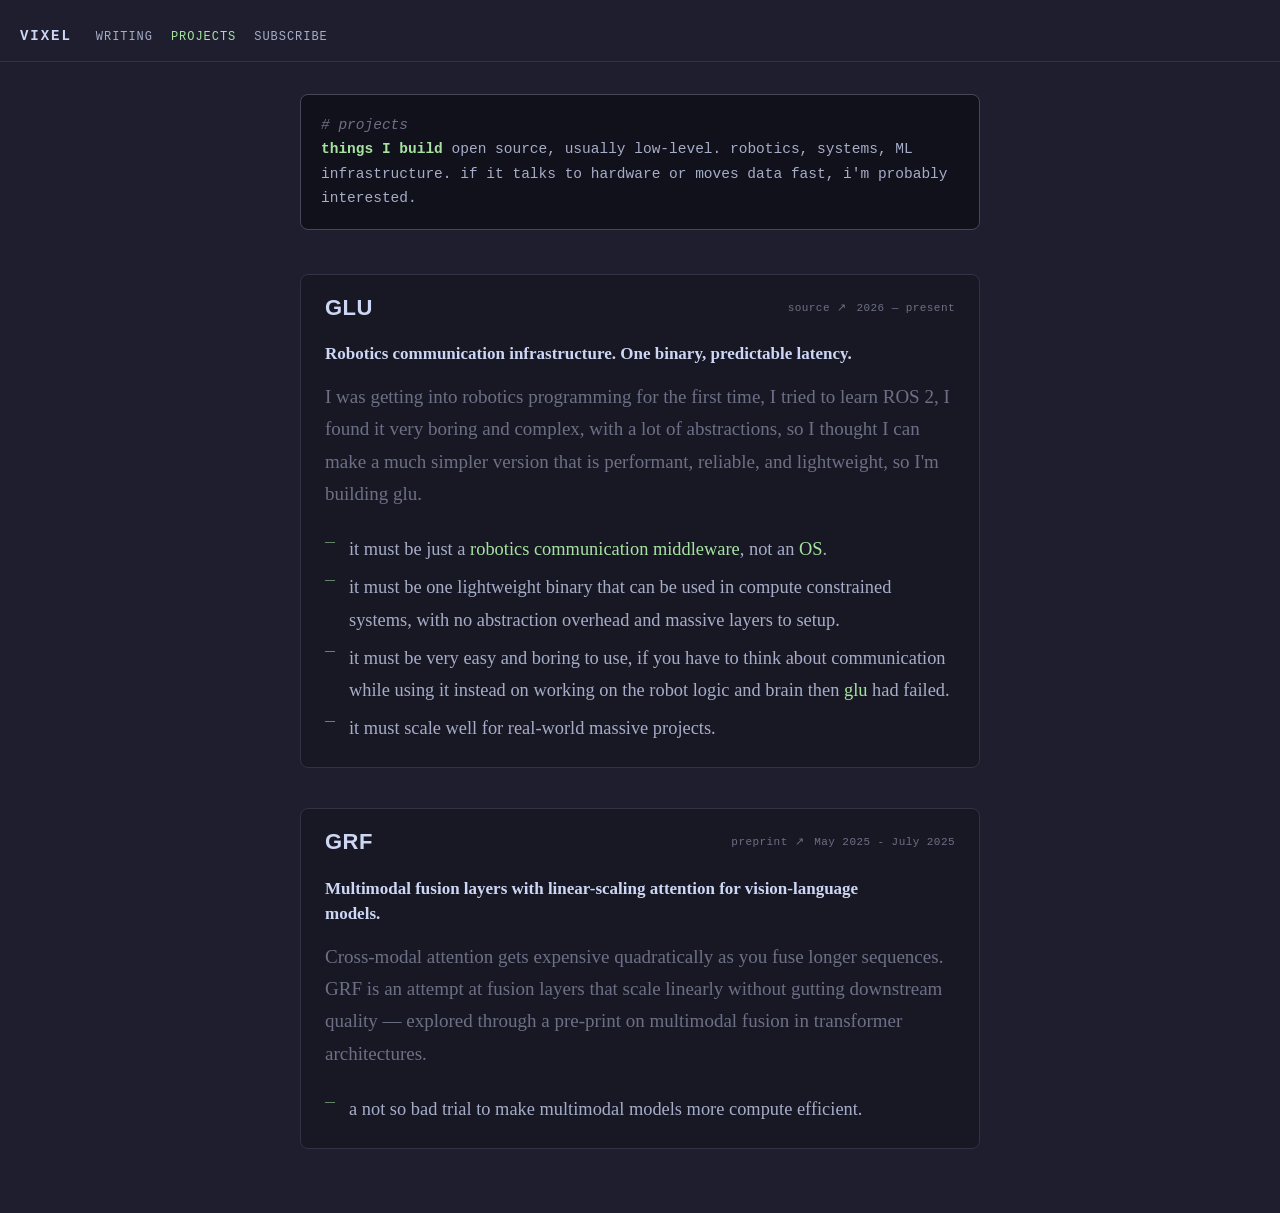
<file: site/projects.html>
<!doctype html>
<html lang="en">
  <head>
    <meta charset="utf-8" />
    <meta name="viewport" content="width=device-width, initial-scale=1" />
    <title>Projects &mdash; VIXEL</title>
    <meta name="description" content="things I build" />
    <link rel="stylesheet" href="site.css" />
    <link
      rel="alternate"
      type="application/atom+xml"
      title="Subscribe"
      href="feed.xml"
    />
    <link rel="icon" href="favicon.png" />
  </head>
  <body>
    <nav>
      <a href="index.html" class="nav-brand">VIXEL</a>
      <div class="nav-links">
        <a href="index.html">Writing</a>
        <a href="projects.html" class="active">Projects</a>
        <a href="feed.xml">Subscribe</a>
      </div>
    </nav>
    <main>
      <pre class="about">
<span class="about-cm"># projects</span>
<span class="about-label">things I build</span> open source, usually low-level. robotics, systems, ML infrastructure. if it talks to hardware or moves data fast, i'm probably interested.
</pre>

      <section class="project-list">
<article class="project-card">
<div class="project-header">
<h2 class="project-name"><a href="https://github.com/Vixel2006/glu">glu</a></h2>
<div class="project-header-right">
<a href="https://github.com/Vixel2006/glu" class="project-source">source &nearr;</a>
<span class="project-timeline">2026 — present</span>
</div>
</div>
<div class="project-body">
<p class="project-tagline">Robotics communication infrastructure. One binary, predictable latency.</p>
<p class="project-desc">I was getting into robotics programming for the first time, I tried to learn ROS 2, I found it very boring and complex, with a lot of abstractions, so I thought I can make a much simpler version that is performant, reliable, and lightweight, so I'm building glu.</p>
<ul class="project-features">
<li>it must be just a <strong>robotics communication middleware</strong>, not an <strong>OS</strong>.</li>
<li>it must be one lightweight binary that can be used in compute constrained systems, with no abstraction overhead and massive layers to setup.</li>
<li>it must be very easy and boring to use, if you have to think about communication while using it instead on working on the robot logic and brain then <strong>glu</strong> had failed.</li>
<li>it must scale well for real-world massive projects.</li>
</ul>
</div>
</article>
<article class="project-card">
<div class="project-header">
<h2 class="project-name"><a href="https://github.com/Vixel2006/GRF">grf</a></h2>
<div class="project-header-right">
<a href="https://github.com/Vixel2006/GRF" class="project-source">preprint &nearr;</a>
<span class="project-timeline">May 2025 - July 2025</span>
</div>
</div>
<div class="project-body">
<p class="project-tagline">Multimodal fusion layers with linear-scaling attention for vision-language models.</p>
<p class="project-desc">Cross-modal attention gets expensive quadratically as you fuse longer sequences. GRF is an attempt at fusion layers that scale linearly without gutting downstream quality — explored through a pre-print on multimodal fusion in transformer architectures.</p>
<ul class="project-features">
<li>a not so bad trial to make multimodal models more compute efficient.</li>
</ul>
</div>
</article>
</section>

    </main>
  </body>
</html>
</file>
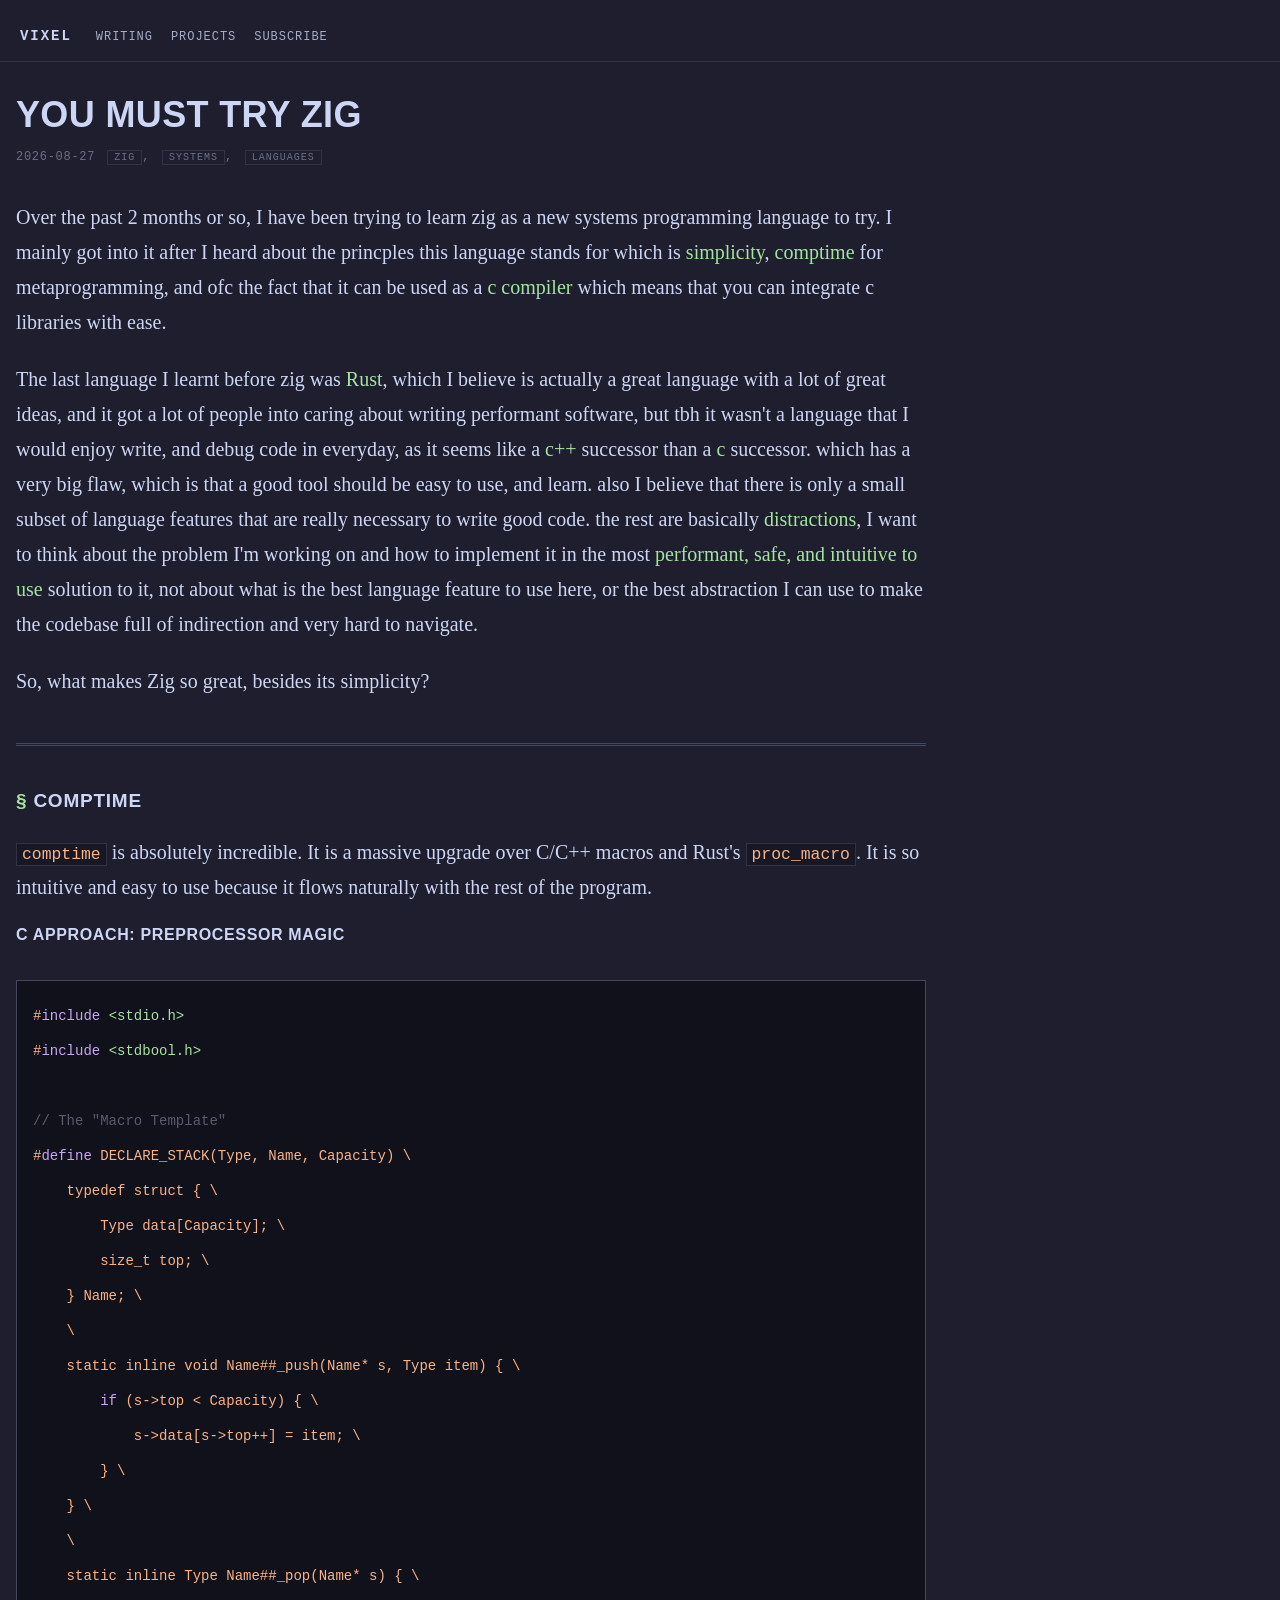
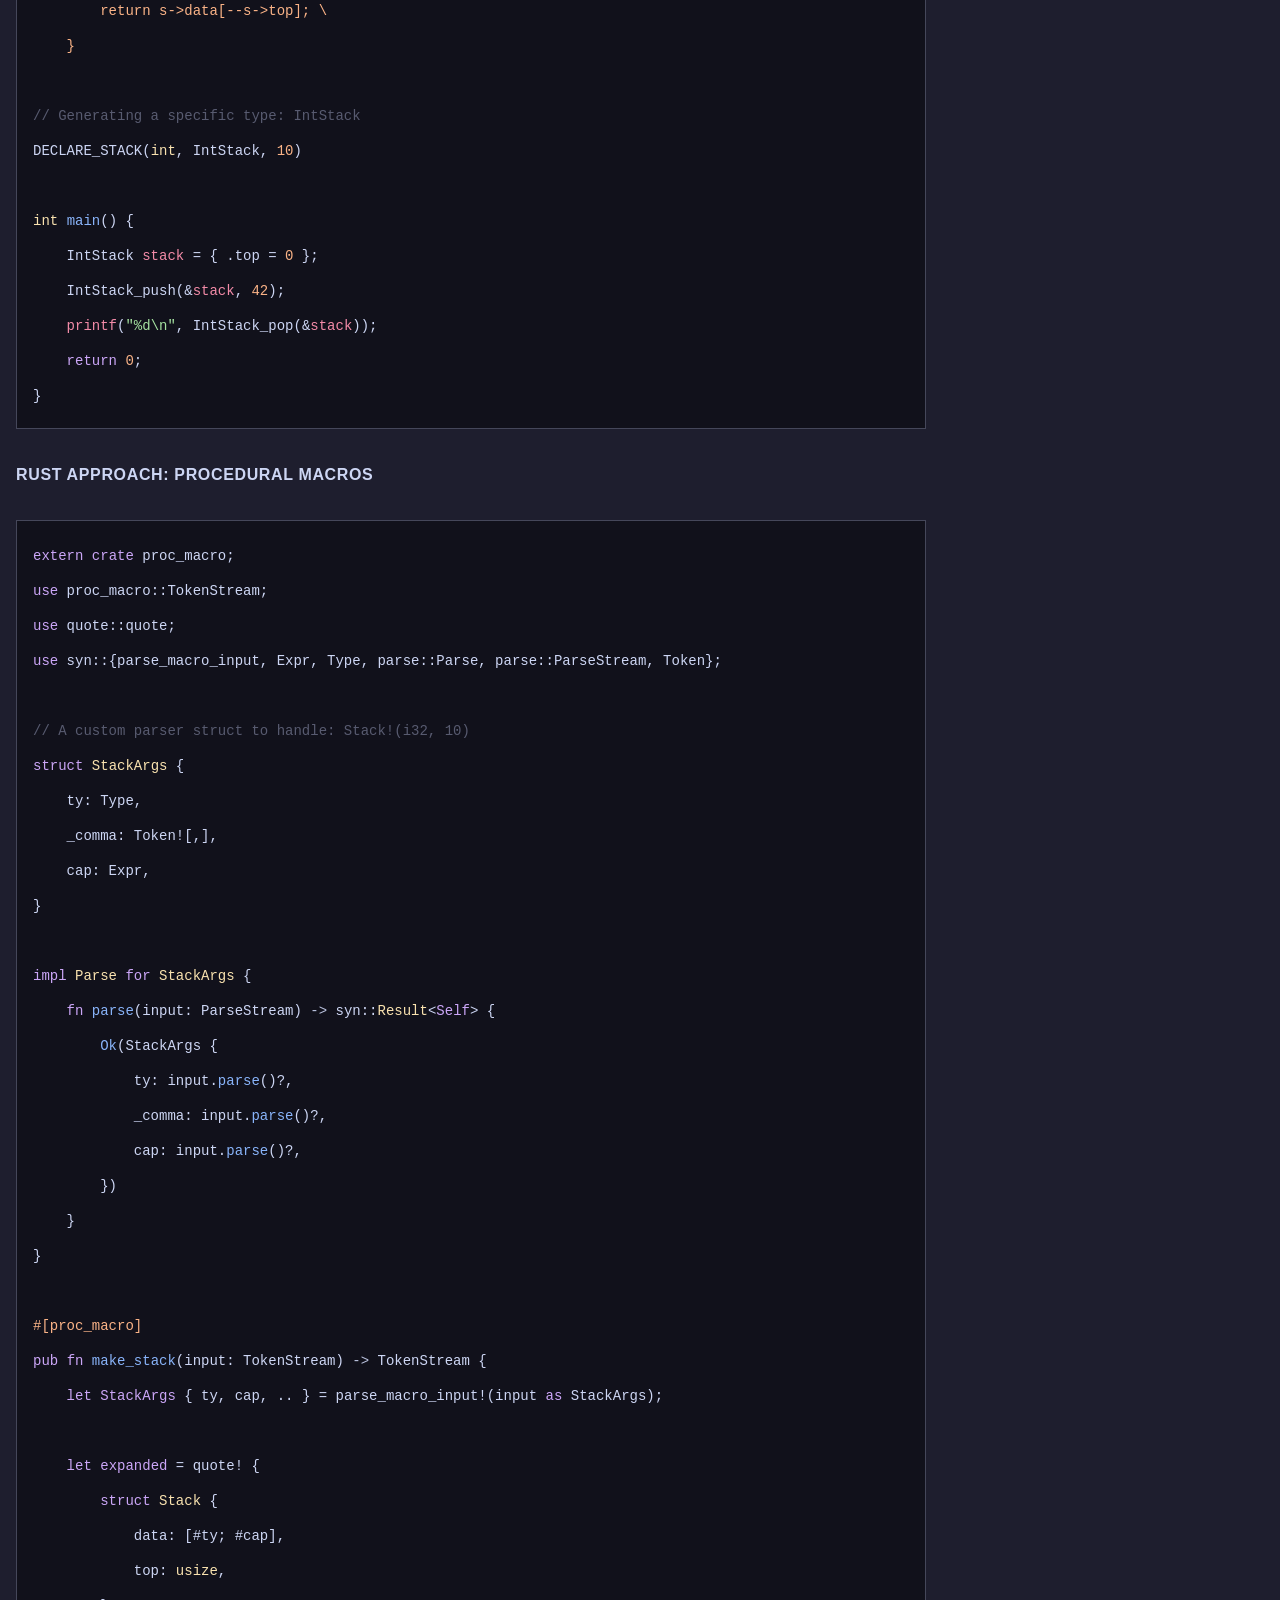
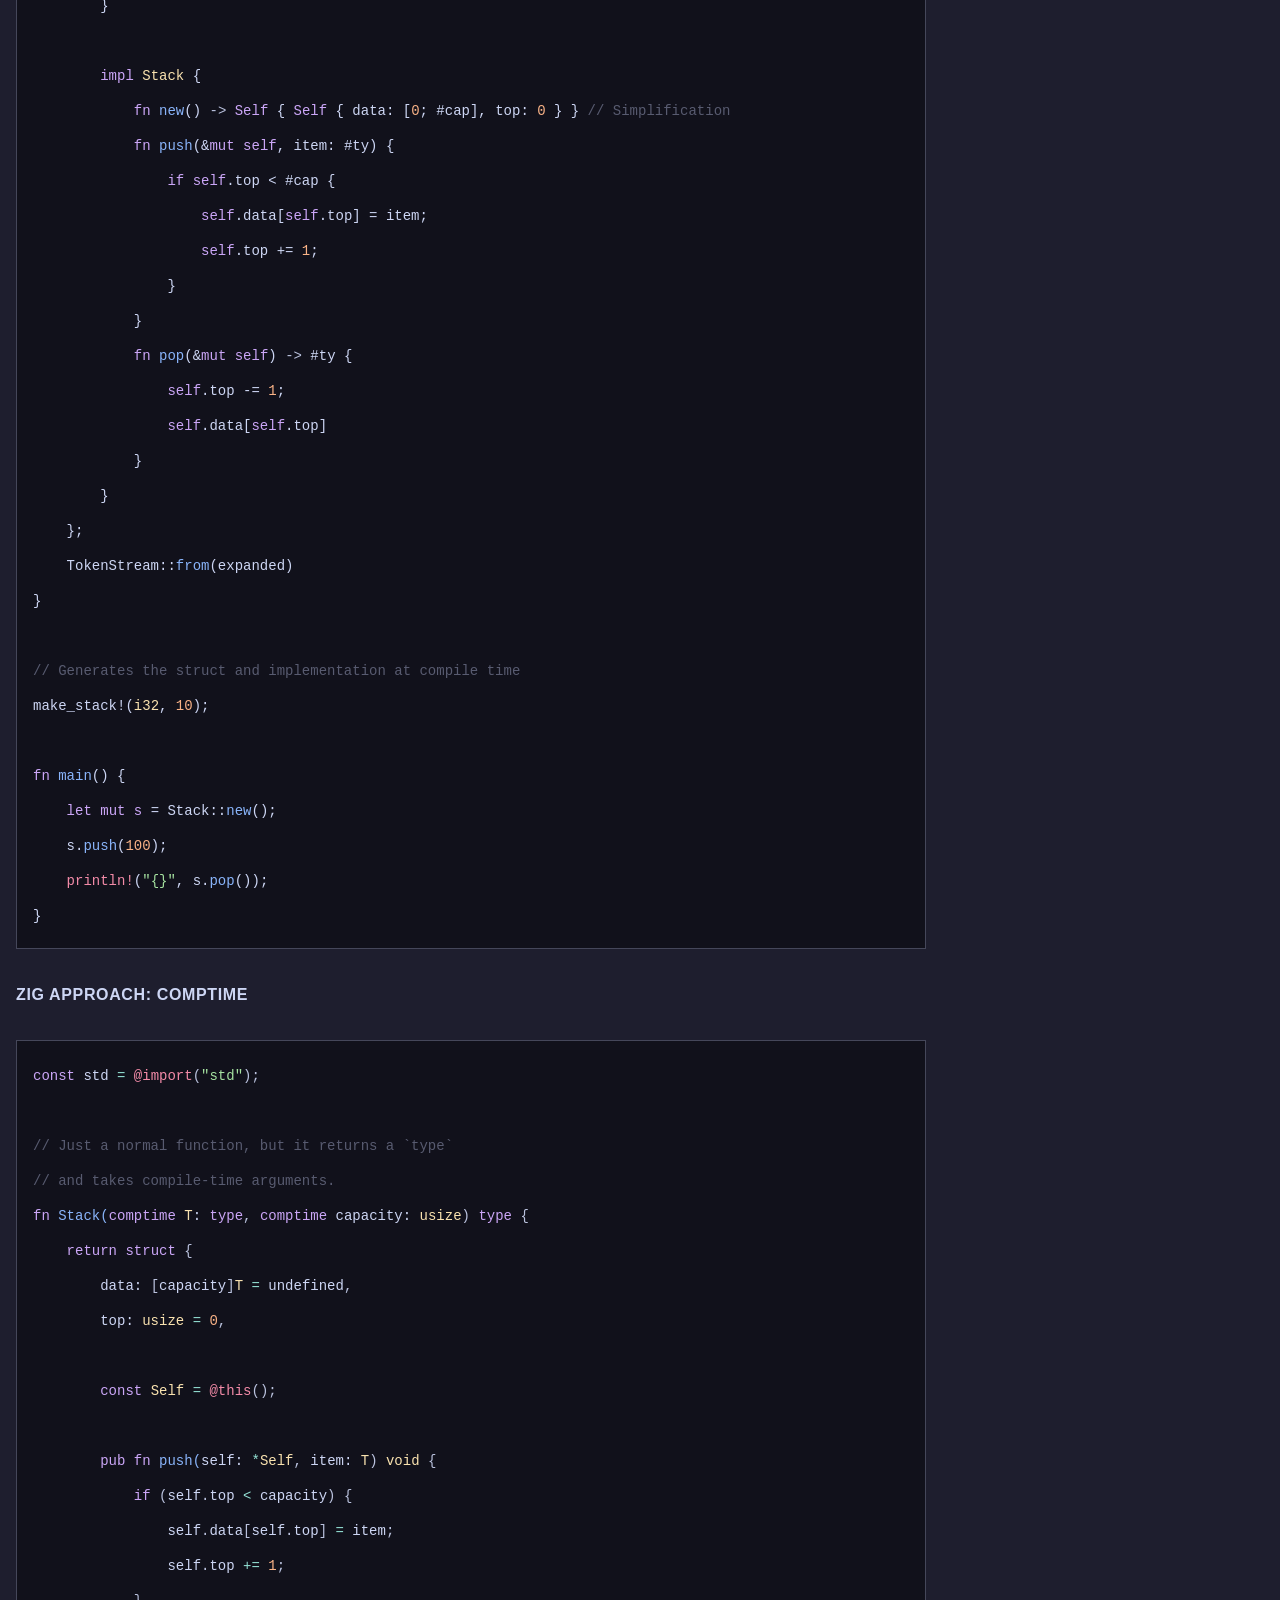
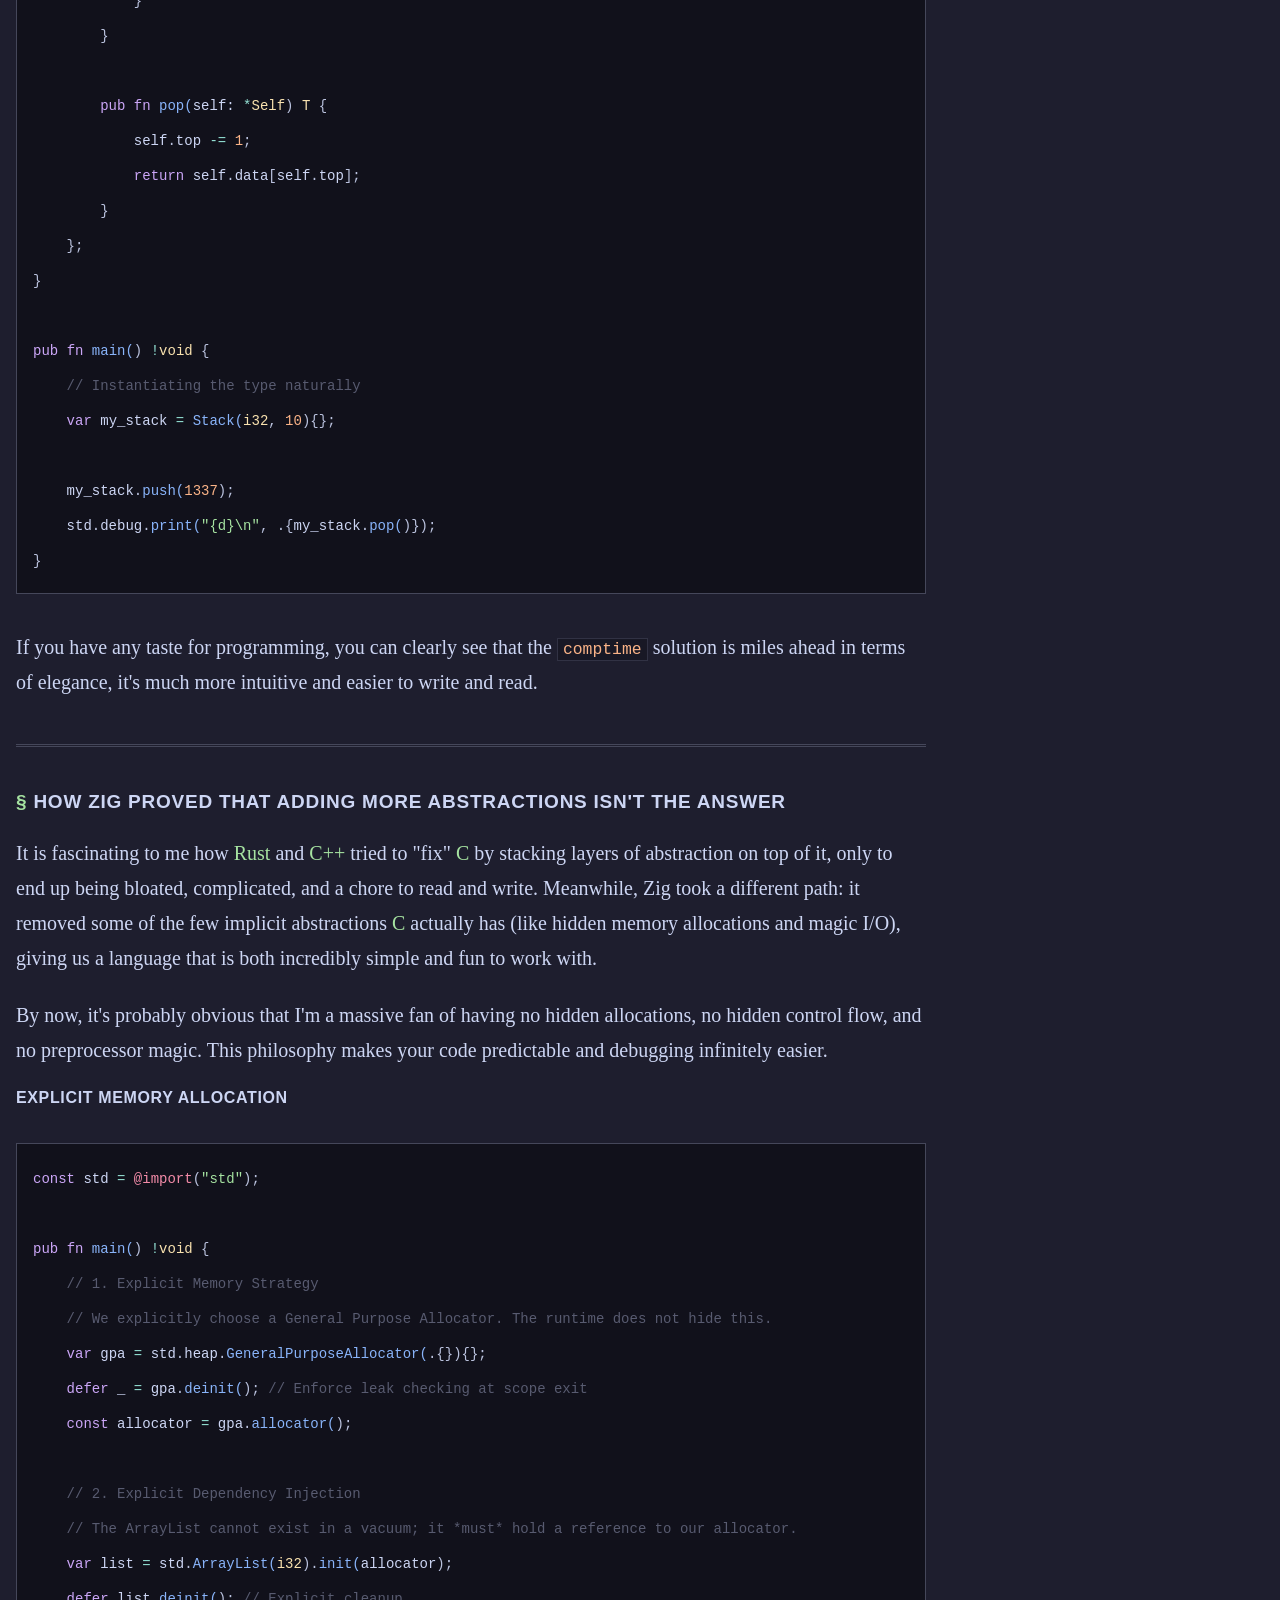
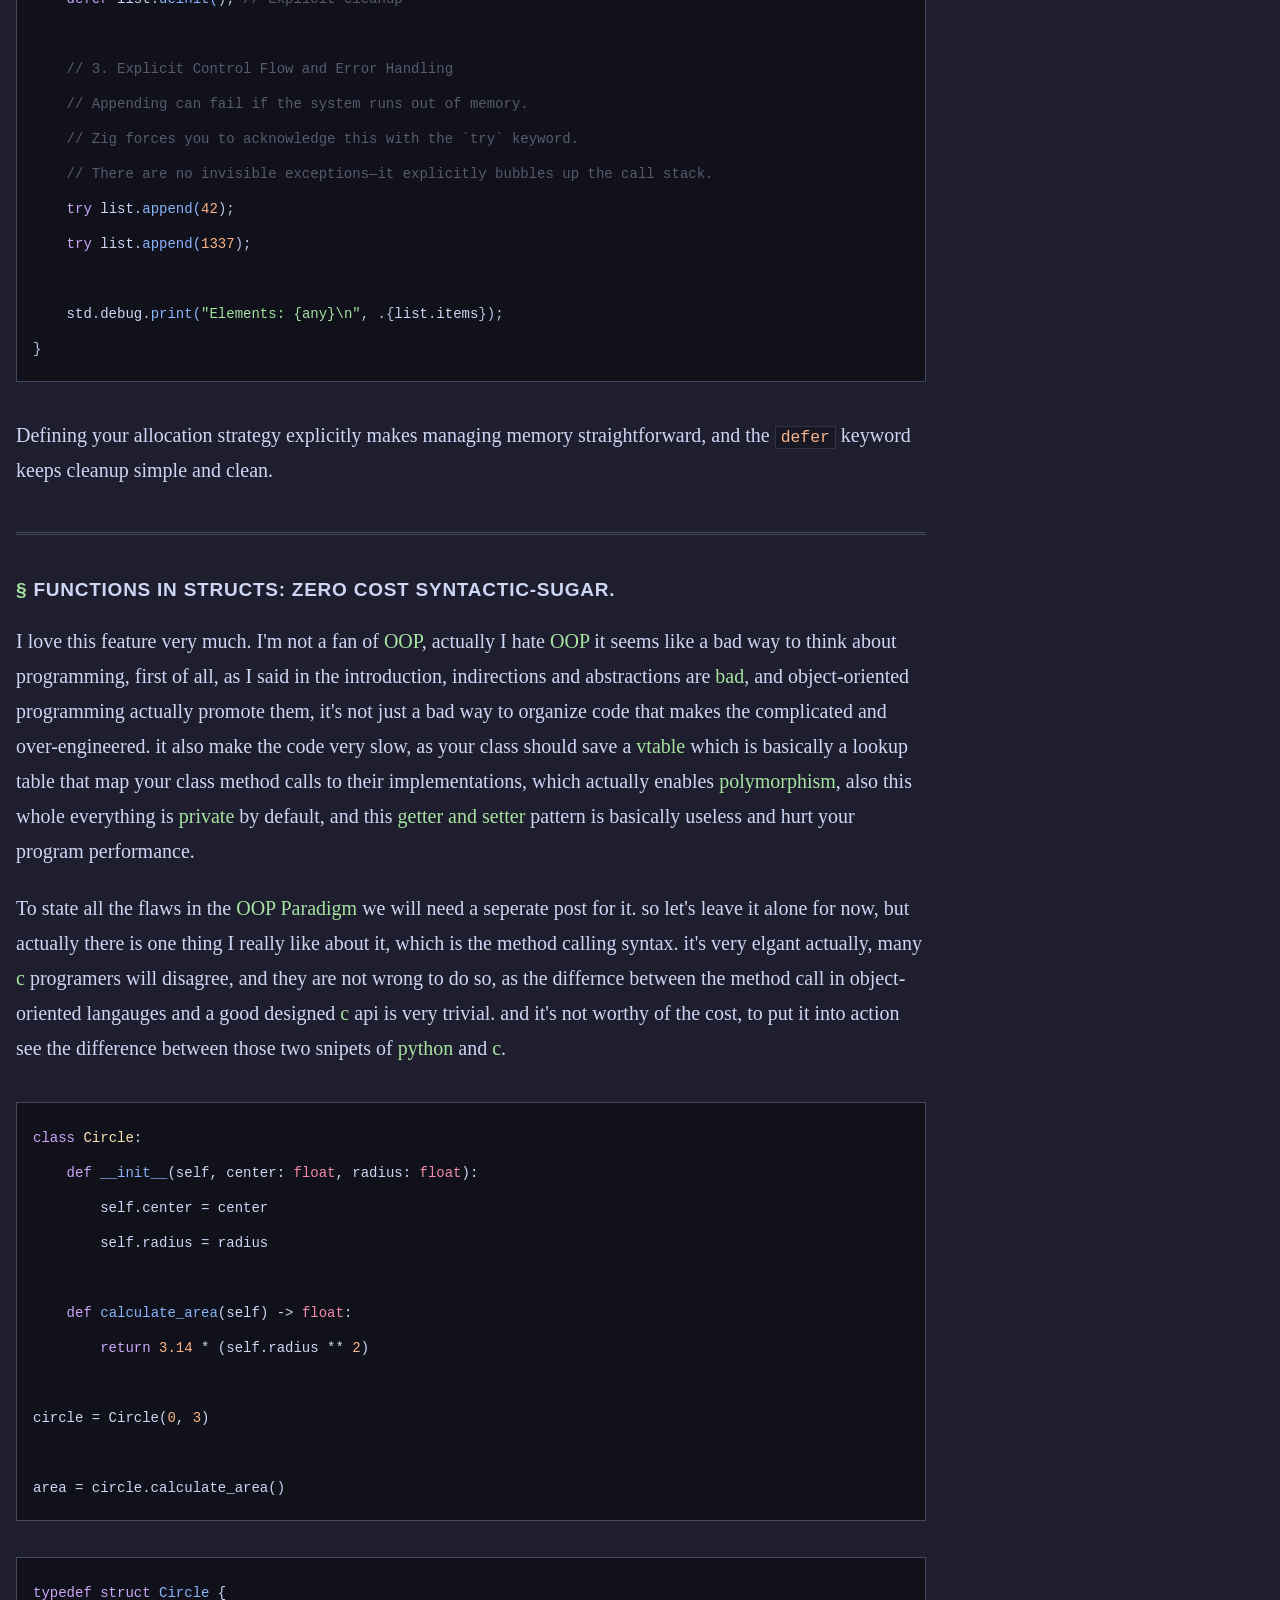
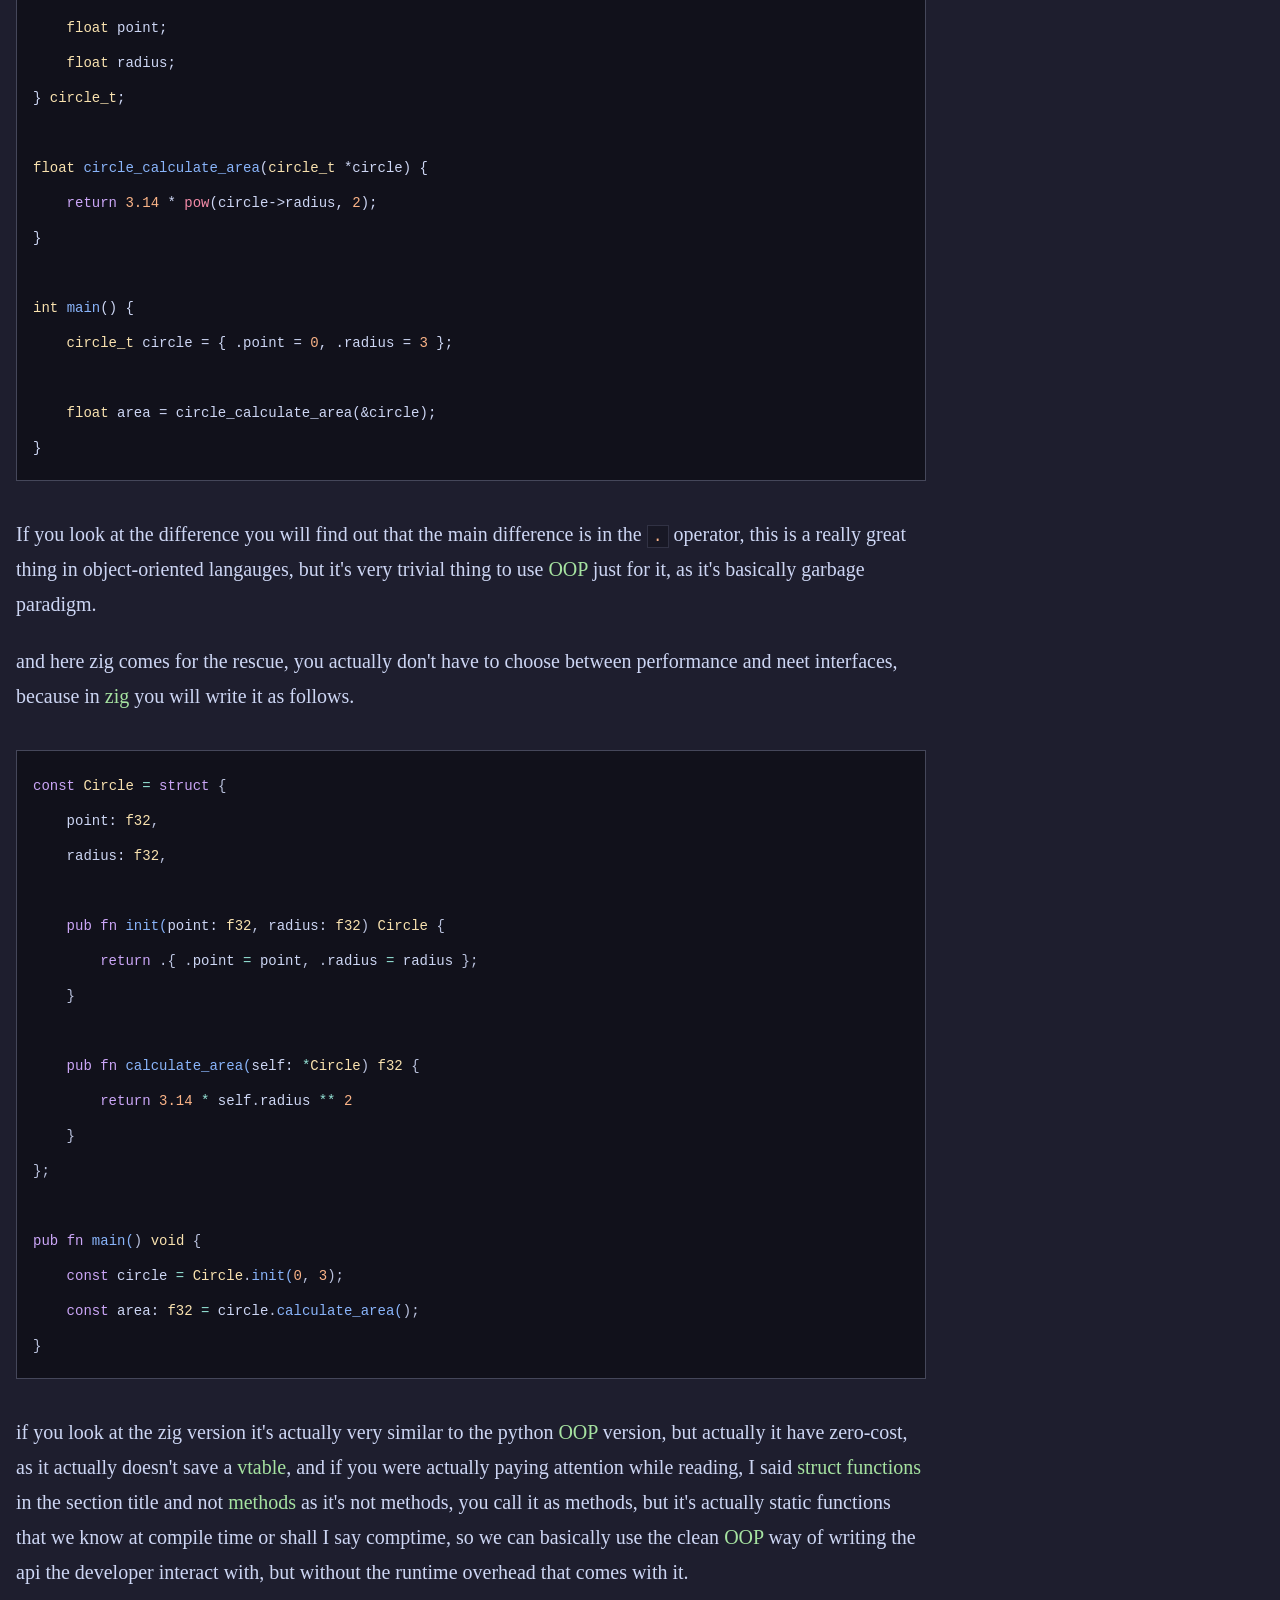
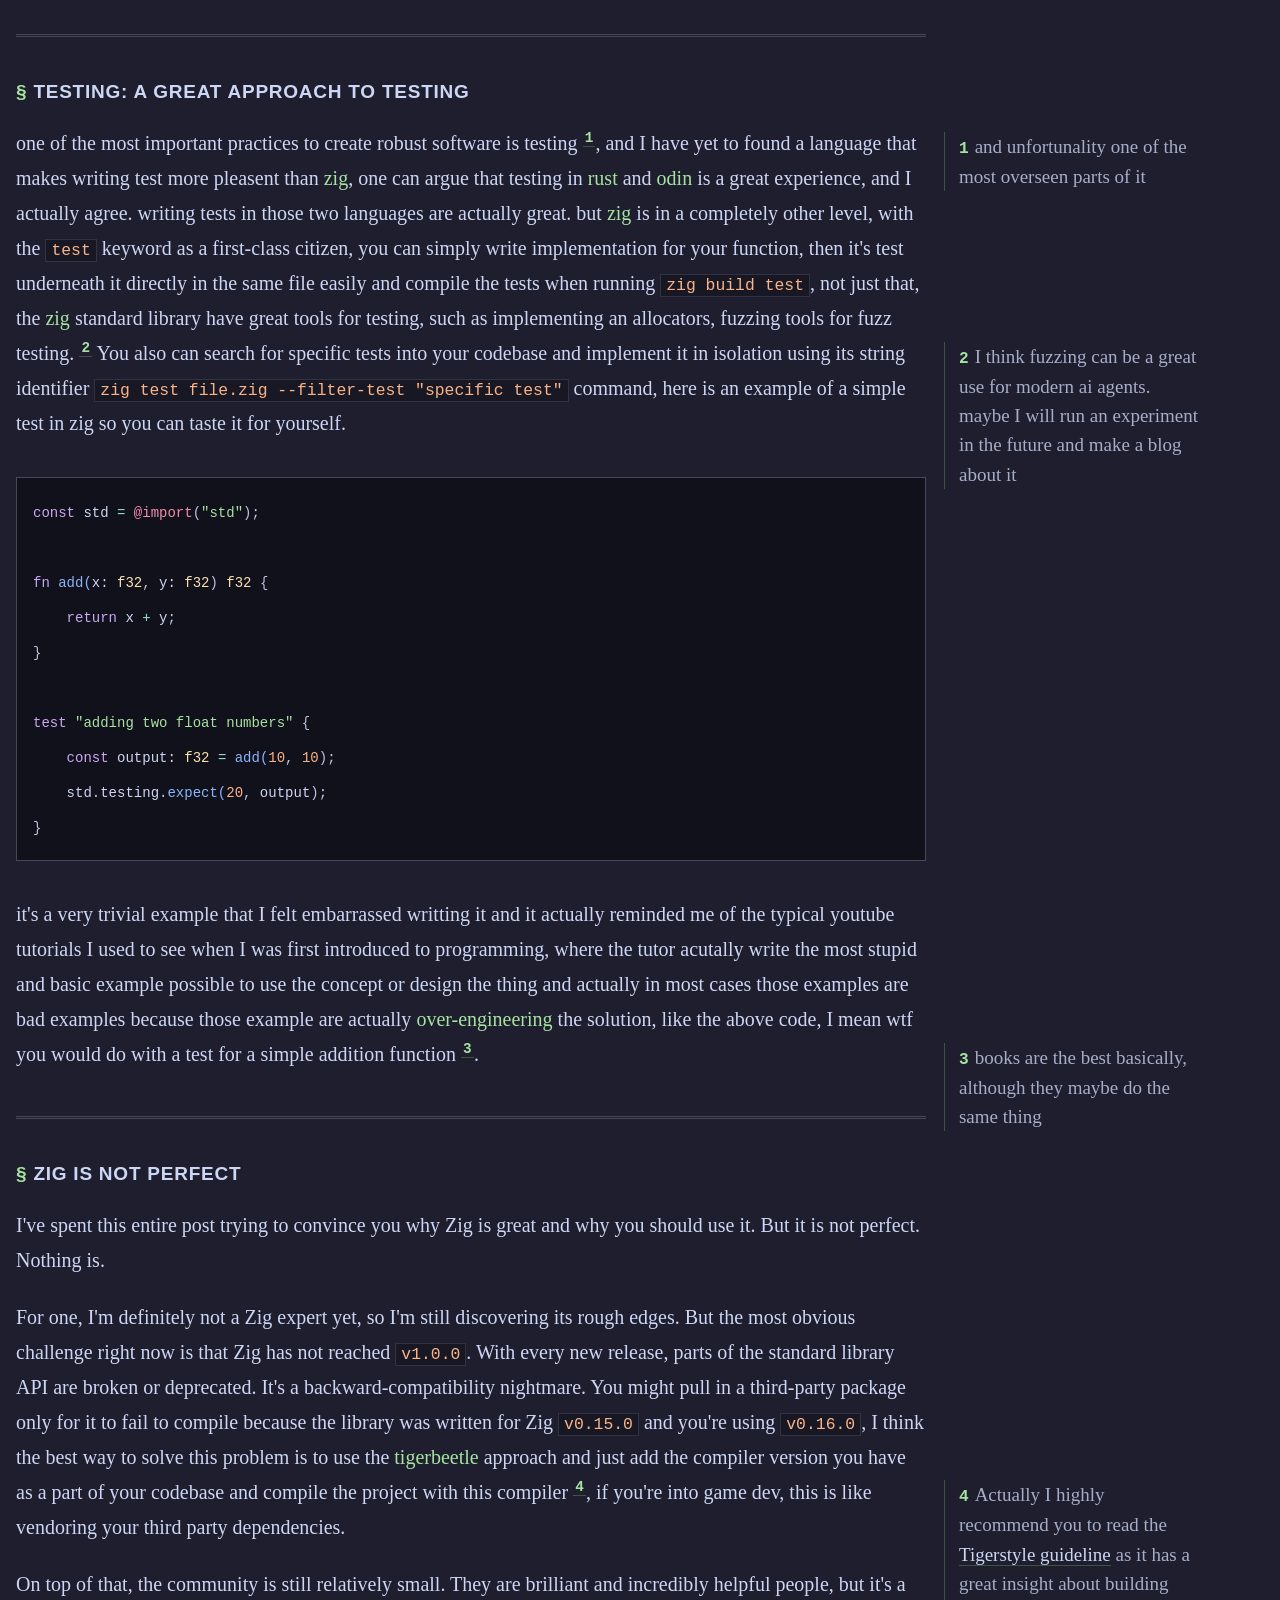
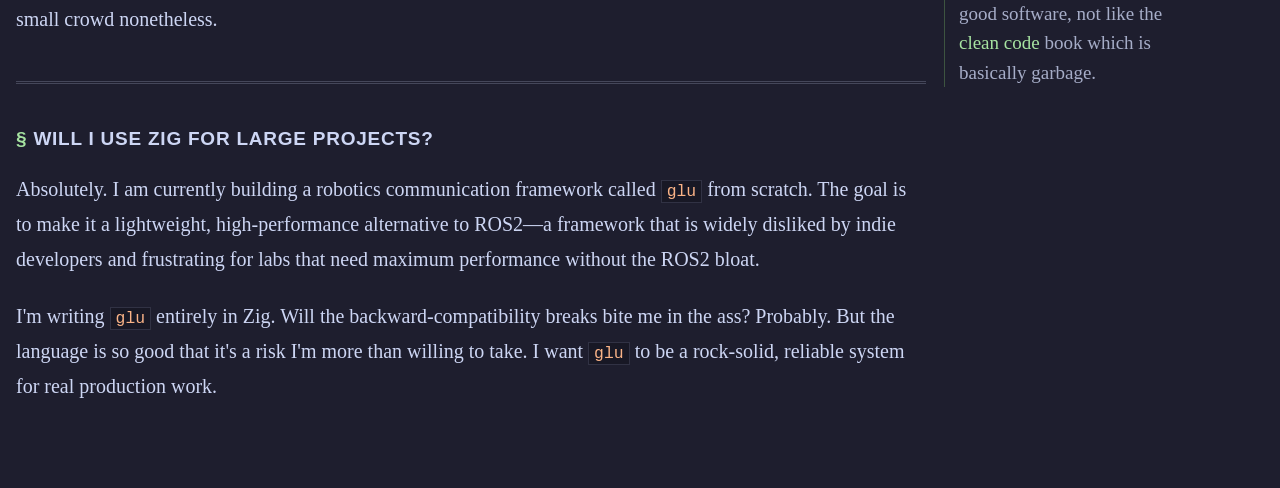
<file: site/posts/2026-08-27-zig.html>
<!DOCTYPE html>
<html lang="en">
<head>
<meta charset="utf-8">
<meta name="viewport" content="width=device-width, initial-scale=1">
<title>You must try zig &mdash; VIXEL</title>
<meta name="description" content="Comptime, no hidden control flow, errors as values — notes on why Zig feels like the first language that respects the programmer since C.">
<link rel="stylesheet" href="../site.css">
<link rel="stylesheet" href="../hljs-catppuccin.css">
<link rel="alternate" type="application/rss+xml" title="Subscribe" href="../feed.xml">
<link rel="icon" href="../favicon.png">
</head>
<body>
<nav>
  <a href="../index.html" class="nav-brand">VIXEL</a>
  <div class="nav-links">
    <a href="../index.html">Writing</a>
    <a href="../projects.html">Projects</a>
    <a href="../feed.xml">Subscribe</a>
  </div>
</nav>
<main class="article">
<article>
<header class="post-header">
<h1>You must try zig</h1>
<div class="post-meta">
2026-08-27 <span class="tag">zig</span>, <span class="tag">systems</span>, <span class="tag">languages</span>
</div>
</header>
<div class="post-body md">
<p>Over the past 2 months or so, I have been trying to learn zig as a new systems programming language to try. I mainly got into it after I heard about the princples this language stands for which is <span class="accent">simplicity</span>, <span class="accent">comptime</span> for metaprogramming, and ofc the fact that it can be used as a <span class="accent">c compiler</span> which means that you can integrate c libraries with ease.</p>
<p>The last language I learnt before zig was <span class="accent">Rust</span>, which I believe is actually a great language with a lot of great ideas, and it got a lot of people into caring about writing performant software, but tbh it wasn't a language that I would enjoy write, and debug code in everyday, as it seems like a <span class="accent">c++</span> successor than a <span class="accent">c</span> successor. which has a very big flaw, which is that a good tool should be easy to use, and learn. also I believe that there is only a small subset of language features that are really necessary to write good code. the rest are basically <span class="accent">distractions</span>, I want to think about the problem I'm working on and how to implement it in the most <span class="accent">performant, safe, and intuitive to use</span> solution to it, not about what is the best language feature to use here, or the best abstraction I can use to make the codebase full of indirection and very hard to navigate.</p>
<p>So, what makes Zig so great, besides its simplicity?</p>
<hr>
<h2 id="comptime"><a href="#comptime">comptime</a></h2>
<p><code>comptime</code> is absolutely incredible. It is a massive upgrade over C/C++ macros and Rust's <code>proc_macro</code>. It is so intuitive and easy to use because it flows naturally with the rest of the program.</p>
<h3 id="c-approach-preprocessor-magic"><a href="#c-approach-preprocessor-magic">C Approach: Preprocessor Magic</a></h3>
<pre><code class="language-c">#include &lt;stdio.h&gt;
#include &lt;stdbool.h&gt;

// The &quot;Macro Template&quot;
#define DECLARE_STACK(Type, Name, Capacity) \
    typedef struct { \
        Type data[Capacity]; \
        size_t top; \
    } Name; \
    \
    static inline void Name##_push(Name* s, Type item) { \
        if (s-&gt;top &lt; Capacity) { \
            s-&gt;data[s-&gt;top++] = item; \
        } \
    } \
    \
    static inline Type Name##_pop(Name* s) { \
        return s-&gt;data[--s-&gt;top]; \
    }

// Generating a specific type: IntStack
DECLARE_STACK(int, IntStack, 10)

int main() {
    IntStack stack = { .top = 0 };
    IntStack_push(&amp;stack, 42);
    printf(&quot;%d\n&quot;, IntStack_pop(&amp;stack));
    return 0;
}
</code></pre>
<h3 id="rust-approach-procedural-macros"><a href="#rust-approach-procedural-macros">Rust Approach: Procedural Macros</a></h3>
<pre><code class="language-rust">extern crate proc_macro;
use proc_macro::TokenStream;
use quote::quote;
use syn::{parse_macro_input, Expr, Type, parse::Parse, parse::ParseStream, Token};

// A custom parser struct to handle: Stack!(i32, 10)
struct StackArgs {
    ty: Type,
    _comma: Token![,],
    cap: Expr,
}

impl Parse for StackArgs {
    fn parse(input: ParseStream) -&gt; syn::Result&lt;Self&gt; {
        Ok(StackArgs {
            ty: input.parse()?,
            _comma: input.parse()?,
            cap: input.parse()?,
        })
    }
}

#[proc_macro]
pub fn make_stack(input: TokenStream) -&gt; TokenStream {
    let StackArgs { ty, cap, .. } = parse_macro_input!(input as StackArgs);

    let expanded = quote! {
        struct Stack {
            data: [#ty; #cap],
            top: usize,
        }

        impl Stack {
            fn new() -&gt; Self { Self { data: [0; #cap], top: 0 } } // Simplification
            fn push(&amp;mut self, item: #ty) {
                if self.top &lt; #cap {
                    self.data[self.top] = item;
                    self.top += 1;
                }
            }
            fn pop(&amp;mut self) -&gt; #ty {
                self.top -= 1;
                self.data[self.top]
            }
        }
    };
    TokenStream::from(expanded)
}

// Generates the struct and implementation at compile time
make_stack!(i32, 10);

fn main() {
    let mut s = Stack::new();
    s.push(100);
    println!(&quot;{}&quot;, s.pop());
}
</code></pre>
<h3 id="zig-approach-comptime"><a href="#zig-approach-comptime">Zig Approach: comptime</a></h3>
<pre><code class="language-zig">const std = @import(&quot;std&quot;);

// Just a normal function, but it returns a `type`
// and takes compile-time arguments.
fn Stack(comptime T: type, comptime capacity: usize) type {
    return struct {
        data: [capacity]T = undefined,
        top: usize = 0,

        const Self = @this();

        pub fn push(self: *Self, item: T) void {
            if (self.top &lt; capacity) {
                self.data[self.top] = item;
                self.top += 1;
            }
        }

        pub fn pop(self: *Self) T {
            self.top -= 1;
            return self.data[self.top];
        }
    };
}

pub fn main() !void {
    // Instantiating the type naturally
    var my_stack = Stack(i32, 10){};

    my_stack.push(1337);
    std.debug.print(&quot;{d}\n&quot;, .{my_stack.pop()});
}
</code></pre>
<p>If you have any taste for programming, you can clearly see that the <code>comptime</code> solution is miles ahead in terms of elegance, it's much more intuitive and easier to write and read.</p>
<hr>
<h2 id="how-zig-proved-that-adding-more-abstractions-isn-t-the-answer"><a href="#how-zig-proved-that-adding-more-abstractions-isn-t-the-answer">How Zig Proved That Adding More Abstractions Isn't the Answer</a></h2>
<p>It is fascinating to me how <span class="accent">Rust</span> and <span class="accent">C++</span> tried to "fix" <span class="accent">C</span> by stacking layers of abstraction on top of it, only to end up being bloated, complicated, and a chore to read and write. Meanwhile, Zig took a different path: it removed some of the few implicit abstractions <span class="accent">C</span> actually has (like hidden memory allocations and magic I/O), giving us a language that is both incredibly simple and fun to work with.</p>
<p>By now, it's probably obvious that I'm a massive fan of having no hidden allocations, no hidden control flow, and no preprocessor magic. This philosophy makes your code predictable and debugging infinitely easier.</p>
<h3 id="explicit-memory-allocation"><a href="#explicit-memory-allocation">Explicit Memory Allocation</a></h3>
<pre><code class="language-zig">const std = @import(&quot;std&quot;);

pub fn main() !void {
    // 1. Explicit Memory Strategy
    // We explicitly choose a General Purpose Allocator. The runtime does not hide this.
    var gpa = std.heap.GeneralPurposeAllocator(.{}){};
    defer _ = gpa.deinit(); // Enforce leak checking at scope exit
    const allocator = gpa.allocator();

    // 2. Explicit Dependency Injection
    // The ArrayList cannot exist in a vacuum; it *must* hold a reference to our allocator.
    var list = std.ArrayList(i32).init(allocator);
    defer list.deinit(); // Explicit cleanup

    // 3. Explicit Control Flow and Error Handling
    // Appending can fail if the system runs out of memory.
    // Zig forces you to acknowledge this with the `try` keyword.
    // There are no invisible exceptions—it explicitly bubbles up the call stack.
    try list.append(42);
    try list.append(1337);

    std.debug.print(&quot;Elements: {any}\n&quot;, .{list.items});
}
</code></pre>
<p>Defining your allocation strategy explicitly makes managing memory straightforward, and the <code>defer</code> keyword keeps cleanup simple and clean.</p>
<hr>
<h2 id="functions-in-structs-zero-cost-syntactic-sugar"><a href="#functions-in-structs-zero-cost-syntactic-sugar">Functions in Structs: Zero cost syntactic-sugar.</a></h2>
<p>I love this feature very much. I'm not a fan of <span class="accent">OOP</span>, actually I hate <span class="accent">OOP</span> it seems like a bad way to think about programming, first of all, as I said in the introduction, indirections and abstractions are <span class="accent">bad</span>, and object-oriented programming actually promote them, it's not just a bad way to organize code that makes the complicated and over-engineered. it also make the code very slow, as your class should save a <span class="accent">vtable</span> which is basically a lookup table that map your class method calls to their implementations, which actually enables <span class="accent">polymorphism</span>, also this whole everything is <span class="accent">private</span> by default, and this <span class="accent">getter and setter</span> pattern is basically useless and hurt your program performance.</p>
<p>To state all the flaws in the <span class="accent">OOP Paradigm</span> we will need a seperate post for it. so let's leave it alone for now, but actually there is one thing I really like about it, which is the method calling syntax. it's very elgant actually, many <span class="accent">c</span> programers will disagree, and they are not wrong to do so, as the differnce between the method call in object-oriented langauges and a good designed <span class="accent">c</span> api is very trivial. and it's not worthy of the cost, to put it into action see the difference between those two snipets of <span class="accent">python</span> and <span class="accent">c</span>.</p>
<pre><code class="language-python">class Circle:
    def __init__(self, center: float, radius: float):
        self.center = center
        self.radius = radius

    def calculate_area(self) -&gt; float:
        return 3.14 * (self.radius ** 2)

circle = Circle(0, 3)

area = circle.calculate_area()
</code></pre>
<pre><code class="language-c">typedef struct Circle {
    float point;
    float radius;
} circle_t;

float circle_calculate_area(circle_t *circle) {
    return 3.14 * pow(circle-&gt;radius, 2);
}

int main() {
    circle_t circle = { .point = 0, .radius = 3 };

    float area = circle_calculate_area(&amp;circle);
}
</code></pre>
<p>If you look at the difference you will find out that the main difference is in the <code>.</code> operator, this is a really great thing in object-oriented langauges, but it's very trivial thing to use <span class="accent">OOP</span> just for it, as it's basically garbage paradigm.</p>
<p>and here zig comes for the rescue, you actually don't have to choose between performance and neet interfaces, because in <span class="accent">zig</span> you will write it as follows.</p>
<pre><code class="language-zig">const Circle = struct {
    point: f32,
    radius: f32,

    pub fn init(point: f32, radius: f32) Circle {
        return .{ .point = point, .radius = radius };
    }

    pub fn calculate_area(self: *Circle) f32 {
        return 3.14 * self.radius ** 2
    }
};

pub fn main() void {
    const circle = Circle.init(0, 3);
    const area: f32 = circle.calculate_area();
}
</code></pre>
<p>if you look at the zig version it's actually very similar to the python <span class="accent">OOP</span> version, but actually it have zero-cost, as it actually doesn't save a <span class="accent">vtable</span>, and if you were actually paying attention while reading, I said <span class="accent">struct functions</span> in the section title and not <span class="accent">methods</span> as it's not methods, you call it as methods, but it's actually static functions that we know at compile time or shall I say comptime, so we can basically use the clean <span class="accent">OOP</span> way of writing the api the developer interact with, but without the runtime overhead that comes with it.</p>
<hr>
<h2 id="testing-a-great-approach-to-testing"><a href="#testing-a-great-approach-to-testing">Testing: A great approach to testing</a></h2>
<p>one of the most important practices to create robust software is testing <span class="sidenote" id="sn-0"><a class="sn-marker" href="#sn-0" aria-label="open note">1</a><span class="sn-body"><a class="sn-close" href="#sn-0" aria-label="close note">&#10005;</a><span class="sn-num">1</span>and unfortunality one of the most overseen parts of it</span></span>, and I have yet to found a language that makes writing test more pleasent than <span class="accent">zig</span>, one can argue that testing in <span class="accent">rust</span> and <span class="accent">odin</span> is a great experience, and I actually agree. writing tests in those two languages are actually great. but <span class="accent">zig</span> is in a completely other level, with the <code>test</code> keyword as a first-class citizen, you can simply write implementation for your function, then it's test underneath it directly in the same file easily and compile the tests when running <code>zig build test</code>, not just that, the <span class="accent">zig</span> standard library have great tools for testing, such as implementing an allocators, fuzzing tools for fuzz testing. <span class="sidenote" id="sn-1"><a class="sn-marker" href="#sn-1" aria-label="open note">2</a><span class="sn-body"><a class="sn-close" href="#sn-1" aria-label="close note">&#10005;</a><span class="sn-num">2</span>I think fuzzing can be a great use for modern ai agents. maybe I will run an experiment in the future and make a blog about it</span></span> You also can search for specific tests into your codebase and implement it in isolation using its string identifier <code>zig test file.zig --filter-test &quot;specific test&quot;</code> command, here is an example of a simple test in zig so you can taste it for yourself.</p>
<pre><code class="language-zig">const std = @import(&quot;std&quot;);

fn add(x: f32, y: f32) f32 {
    return x + y;
}

test &quot;adding two float numbers&quot; {
    const output: f32 = add(10, 10);
    std.testing.expect(20, output);
}
</code></pre>
<p>it's a very trivial example that I felt embarrassed writting it and it actually reminded me of the typical youtube tutorials I used to see when I was first introduced to programming, where the tutor acutally write the most stupid and basic example possible to use the concept or design the thing and actually in most cases those examples are bad examples because those example are actually <span class="accent">over-engineering</span> the solution, like the above code, I mean wtf you would do with a test for a simple addition function <span class="sidenote" id="sn-2"><a class="sn-marker" href="#sn-2" aria-label="open note">3</a><span class="sn-body"><a class="sn-close" href="#sn-2" aria-label="close note">&#10005;</a><span class="sn-num">3</span>books are the best basically, although they maybe do the same thing</span></span>.</p>
<hr>
<h2 id="zig-is-not-perfect"><a href="#zig-is-not-perfect">Zig is Not Perfect</a></h2>
<p>I've spent this entire post trying to convince you why Zig is great and why you should use it. But it is not perfect. Nothing is.</p>
<p>For one, I'm definitely not a Zig expert yet, so I'm still discovering its rough edges. But the most obvious challenge right now is that Zig has not reached <code>v1.0.0</code>. With every new release, parts of the standard library API are broken or deprecated. It's a backward-compatibility nightmare. You might pull in a third-party package only for it to fail to compile because the library was written for Zig <code>v0.15.0</code> and you're using <code>v0.16.0</code>, I think the best way to solve this problem is to use the <span class="accent">tigerbeetle</span> approach and just add the compiler version you have as a part of your codebase and compile the project with this compiler <span class="sidenote" id="sn-3"><a class="sn-marker" href="#sn-3" aria-label="open note">4</a><span class="sn-body"><a class="sn-close" href="#sn-3" aria-label="close note">&#10005;</a><span class="sn-num">4</span>Actually I highly recommend you to read the <a href="https://tigerstyle.dev/">Tigerstyle guideline</a> as it has a great insight about building good software, not like the <span class="accent">clean code</span> book which is basically garbage.</span></span>, if you're into game dev, this is like vendoring your third party dependencies.</p>
<p>On top of that, the community is still relatively small. They are brilliant and incredibly helpful people, but it's a small crowd nonetheless.</p>
<hr>
<h2 id="will-i-use-zig-for-large-projects"><a href="#will-i-use-zig-for-large-projects">Will I Use Zig for Large Projects?</a></h2>
<p>Absolutely. I am currently building a robotics communication framework called <code>glu</code> from scratch. The goal is to make it a lightweight, high-performance alternative to ROS2—a framework that is widely disliked by indie developers and frustrating for labs that need maximum performance without the ROS2 bloat.</p>
<p>I'm writing <code>glu</code> entirely in Zig. Will the backward-compatibility breaks bite me in the ass? Probably. But the language is so good that it's a risk I'm more than willing to take. I want <code>glu</code> to be a rock-solid, reliable system for real production work.</p>

</div>
</article>
</main>
<script src="../highlight.min.js"></script>
<script src="../hljs-langs.js"></script>
<script>hljs.highlightAll();</script>
<script>
document.querySelectorAll('.sn-marker').forEach(function(m){
  m.addEventListener('click', function(e){ e.preventDefault(); m.closest('.sidenote').classList.add('open'); });
});
document.querySelectorAll('.sn-close').forEach(function(c){
  c.addEventListener('click', function(e){ e.preventDefault(); c.closest('.sidenote').classList.remove('open'); });
});
</script>
</body>
</html>
</file>
<file: site/site.css>
/* ============================================================================
   VIXEL — catppuccin mocha · matklad-simple layout
   ========================================================================== */

:root {
  --bg:          #1e1e2e;
  --bg-raised:   #181825;
  --bg-inset:    #11111b;
  --ink:         #cdd6f4;
  --ink-dim:     #a6adc8;
  --ink-faint:   #6c7086;
  --line:        #313244;
  --line-strong: #45475a;
  --acc:         #a6e3a1;
  --acc-deep:    #3d5440;
  --warn:        #fab387;
  --info:        #89dceb;
  --err:         #f38ba8;
  --font-body:   "IBM Plex Serif", Georgia, serif;
  --font-disp:   "IBM Plex Sans Condensed", "Arial Narrow", sans-serif;
  --font-mono:   "IBM Plex Mono", ui-monospace, "SFMono-Regular", Menlo, monospace;
  --measure:     68ch;
}

*, *::before, *::after { box-sizing: border-box; }

html { scrollbar-color: var(--line-strong) var(--bg); }

body {
  margin: 0;
  background: var(--bg);
  color: var(--ink);
  font-family: var(--font-body);
  font-size: 20px;
  line-height: 1.75;
  -webkit-font-smoothing: antialiased;
  text-rendering: optimizeLegibility;
}

::selection { background: var(--acc); color: var(--bg); }

a {
  color: var(--acc);
  text-decoration: none;
}
a:hover { text-decoration: underline; text-decoration-thickness: 1px; text-underline-offset: 3px; text-decoration-color: var(--acc-deep); }

/* NAV ---------------------------------------------------------------------- */

nav {
  max-width: 1400px;
  margin: 0 auto;
  padding: 24px 20px 0;
  display: flex;
  align-items: baseline;
  gap: 24px;
  border-bottom: 1px solid var(--line);
  padding-bottom: 12px;
}

.nav-brand {
  font-family: var(--font-mono);
  font-weight: 700;
  font-size: 14px;
  letter-spacing: 0.14em;
  text-transform: uppercase;
  color: var(--ink);
  text-decoration: none;
}
.nav-brand:hover { color: var(--acc); text-decoration: none; }

.nav-links {
  display: flex;
  gap: 18px;
  font-family: var(--font-mono);
  font-size: 12px;
  letter-spacing: 0.08em;
  text-transform: uppercase;
  color: var(--ink-dim);
}

.nav-links a { color: var(--ink-dim); }
.nav-links a:hover { color: var(--ink); text-decoration: none; }
.nav-links a.active { color: var(--acc); }

/* MAIN --------------------------------------------------------------------- */

main {
  max-width: 720px;
  margin: 0 auto;
  padding: 32px 20px 64px;
}

/* ABOUT --------------------------------------------------------------------- */

.about {
  margin: 0 0 44px;
  background: var(--bg-inset);
  border: 1px solid var(--line-strong);
  border-radius: 8px;
  padding: 18px 20px;
  font-family: var(--font-mono);
  font-size: 14.5px;
  line-height: 1.7;
  color: var(--ink-dim);
  text-align: left;
  white-space: pre-wrap;
  word-wrap: break-word;
  overflow-wrap: break-word;
}

.about-cm {
  color: var(--ink-faint);
  font-style: italic;
}

.about .about-label {
  color: var(--acc);
  font-weight: 700;
}

.about a {
  color: var(--ink);
}
.about a:hover { color: var(--acc); }

/* POST LIST ---------------------------------------------------------------- */

.post-list {
  list-style: none;
  padding: 0;
  margin: 0;
}

.post-list li {
  padding: 10px 0;
  border-bottom: 1px dotted var(--line);
  display: flex;
  gap: 16px;
  align-items: baseline;
}

.post-list li:last-child { border-bottom: 0; }

.post-date {
  font-family: var(--font-mono);
  font-size: 13px;
  color: var(--ink-faint);
  white-space: nowrap;
  flex-shrink: 0;
}

.post-list a {
  color: var(--ink);
  font-size: 17px;
}

.post-list a:hover { color: var(--acc); text-decoration: none; }

/* PROJECTS ----------------------------------------------------------------- */

.project-list {
  display: flex;
  flex-direction: column;
  gap: 40px;
}

.project-card {
  border: 1px solid var(--line);
  border-radius: 8px;
  background: var(--bg-raised);
  overflow: hidden;
  transition: border-color 0.2s;
}
.project-card:hover { border-color: var(--line-strong); }

.project-header {
  display: flex;
  justify-content: space-between;
  align-items: center;
  padding: 20px 24px 0;
}

.project-name {
  font-family: var(--font-disp);
  font-weight: 700;
  font-size: 22px;
  text-transform: uppercase;
  letter-spacing: 0.02em;
  margin: 0;
  line-height: 1.2;
}
.project-name a { color: var(--ink); text-decoration: none; }
.project-name a:hover { color: var(--acc); }

.project-header-right {
  display: flex;
  align-items: center;
  gap: 10px;
  flex-shrink: 0;
}

.project-source {
  font-family: var(--font-mono);
  font-size: 11px;
  color: var(--ink-faint);
  letter-spacing: 0.04em;
  text-decoration: none;
}
.project-source:hover { color: var(--acc); text-decoration: none; }

.project-timeline {
  font-family: var(--font-mono);
  font-size: 11px;
  letter-spacing: 0.04em;
  color: var(--ink-faint);
  flex-shrink: 0;
}

.project-body {
  padding: 20px 24px;
}

.project-tagline {
  font-size: 17px;
  font-weight: 600;
  color: var(--ink);
  margin: 0 0 14px;
  max-width: var(--measure);
  line-height: 1.5;
}

.project-card strong {
  color: var(--acc) !important;
  font-weight: 400 !important;
}

.project-desc {
  max-width: var(--measure);
  margin: 0 0 20px;
  font-size: 0.95em;
  color: var(--ink-faint);
  line-height: 1.7;
}

.project-section-label {
  font-family: var(--font-mono);
  font-size: 11px;
  letter-spacing: 0.1em;
  text-transform: uppercase;
  color: var(--ink-faint);
  margin: 0 0 10px;
  font-weight: 400;
}

.project-features {
  list-style: none;
  padding: 0;
  margin: 0;
  max-width: var(--measure);
}
.project-features li {
  position: relative;
  padding: 3px 0 3px 24px;
  font-size: 0.92em;
  color: var(--ink-dim);
}
.project-features li::before {
  content: "\2014";
  color: var(--acc);
  position: absolute;
  left: 0;
  font-size: 10px;
}

.project-stack {
  font-family: var(--font-mono);
  font-size: 11px;
  color: var(--ink-faint);
  letter-spacing: 0.04em;
  padding: 12px 24px;
  border-top: 1px solid var(--line);
}

/* POST --------------------------------------------------------------------- */

.post-header { margin-bottom: 32px; }

.post-header h1 {
  font-family: var(--font-disp);
  font-weight: 700;
  font-size: 36px;
  line-height: 1.15;
  letter-spacing: 0.01em;
  text-transform: uppercase;
  margin: 0 0 12px;
  color: var(--ink);
}

.post-meta {
  font-family: var(--font-mono);
  font-size: 12px;
  color: var(--ink-faint);
  letter-spacing: 0.06em;
}

.tag {
  font-family: var(--font-mono);
  font-size: 10px;
  letter-spacing: 0.1em;
  text-transform: uppercase;
  color: var(--ink-faint);
  border: 1px solid var(--line);
  padding: 1px 6px;
  margin-left: 4px;
}

/* MARKDOWN ----------------------------------------------------------------- */

.md > * + * { margin-top: 1.1em; }
.md p { max-width: var(--measure); }

.md h1, .md h2, .md h3 {
  font-family: var(--font-disp);
  font-weight: 700;
  text-transform: uppercase;
  letter-spacing: 0.04em;
  line-height: 1.2;
  color: var(--ink);
  scroll-margin-top: 24px;
}

.md h1 a, .md h2 a, .md h3 a {
  color: inherit;
  text-decoration: none;
  border-bottom: 0;
}
.md h1 a:hover, .md h2 a:hover, .md h3 a:hover {
  background: none;
  color: var(--acc);
}
.md h1 a::after, .md h2 a::after, .md h3 a::after {
  content: " #";
  color: var(--acc);
  opacity: 0;
}
.md h1 a:hover::after, .md h2 a:hover::after, .md h3 a:hover::after {
  opacity: 1;
}

.md h1 {
  font-size: 24px;
  margin-top: 2em;
  padding-top: 14px;
  border-top: 3px double var(--line-strong);
}

.md h2 {
  font-size: 19px;
  margin-top: 1.9em;
}
.md h2::before {
  content: "\00a7\00a0";
  color: var(--acc);
}

.md h3 { font-size: 16px; }

.md a {
  border-bottom: 1px solid var(--acc-deep);
  color: var(--ink);
}
.md a:hover { background: var(--acc); color: var(--bg); text-decoration: none; border-bottom-color: var(--acc); }

.md code {
  font-family: var(--font-mono);
  font-size: 0.82em;
  background: var(--bg-raised);
  border: 1px solid var(--line);
  padding: 1px 5px;
  color: var(--warn);
  white-space: nowrap;
}

.md pre {
  border: 1px solid var(--line-strong);
  background: var(--bg-inset);
  margin: 1.8em 0;
  overflow-x: auto;
  padding: 16px;
}

.md ul, .md ol {
  list-style: none;
  padding: 0;
  max-width: var(--measure);
}

.md ul li, .md ol li {
  display: flex;
  gap: 12px;
  padding-block: 4px;
}

.md ul li::before {
  content: "\2014";
  color: var(--acc);
  flex-shrink: 0;
  font-size: 10px;
  padding-top: 7px;
}

.md ol li {
  counter-increment: list;
}
.md ol { counter-reset: list; }
.md ol li::before {
  content: counter(list) ".";
  color: var(--acc);
  font-family: var(--font-mono);
  font-size: 12px;
  flex-shrink: 0;
  padding-top: 6px;
  width: 24px;
}

.md blockquote {
  margin: 1.6em 0;
  border-left: 3px solid var(--acc);
  padding: 4px 0 4px 20px;
  font-style: italic;
  font-size: 1.06em;
  color: var(--ink);
  max-width: calc(var(--measure) - 23px);
}
.md blockquote p { max-width: none; }
.md blockquote p + p { margin-top: 0.7em; }

.md hr {
  border: 0;
  border-top: 3px double var(--line-strong);
  margin: 2.2em auto;
  width: 100%;
}

.md strong { color: var(--acc); font-weight: 400; }
.md em { color: var(--ink-dim); }
.md .accent { color: var(--acc); }

/* IMAGES ------------------------------------------------------------------- */

.md figure.img {
  margin: 2em auto;
  max-width: 100%;
}
.md figure.img img {
  display: block;
  max-width: 100%;
  height: auto;
  border: 1px solid var(--line-strong);
  border-radius: 4px;
  margin: 0 auto;
}
.md figure.img figcaption {
  font-family: var(--font-mono);
  font-size: 12px;
  color: var(--ink-faint);
  text-align: center;
  margin-top: 8px;
  letter-spacing: 0.04em;
}

/* TABLES ------------------------------------------------------------------- */

.md table {
  width: 100%;
  max-width: var(--measure);
  border-collapse: collapse;
  margin: 1.6em 0;
  font-size: 0.95em;
}
.md thead th {
  font-family: var(--font-mono);
  font-size: 12px;
  letter-spacing: 0.08em;
  text-transform: uppercase;
  color: var(--acc);
  text-align: left;
  padding: 8px 12px;
  border-bottom: 2px solid var(--line-strong);
}
.md tbody td {
  padding: 7px 12px;
  border-bottom: 1px solid var(--line);
  vertical-align: top;
}
.md tbody tr:last-child td { border-bottom: 0; }
.md table code {
  font-size: 0.85em;
  white-space: nowrap;
}

/* SIDENOTES ---------------------------------------------------------------- */

.md .sidenote {
  display: inline;
  color: var(--ink-dim);
}
.md .sidenote .sn-marker {
  color: var(--acc);
  font-family: var(--font-mono);
  font-weight: 700;
  font-size: 0.72em;
  vertical-align: super;
  line-height: 0;
  text-decoration: none;
  cursor: pointer;
  padding: 0 0.15em;
}
.md .sidenote .sn-body { display: none; } /* collapsed on mobile; opened as popup */
.md .sidenote .sn-close { display: none; } /* shown only inside the popup */

/* The number that prefixes a note (shown in the gutter on desktop and in the
   popup on mobile), matching the superscript number in the body text. */
.md .sidenote .sn-num {
  color: var(--acc);
  font-family: var(--font-mono);
  font-weight: 700;
  font-size: 0.85em;
  margin-right: 6px;
}

/* MOBILE / any narrow screen: the note collapses to a marker that opens a
   centred popup when tapped ("open it up as a pop up"). */
@media (max-width: 999px) {
  .md .sidenote.open .sn-body {
    display: block;
    position: fixed;
    top: 50%;
    left: 50%;
    transform: translate(-50%, -50%);
    width: 20rem;
    max-width: 82vw;
    max-height: 68vh;
    overflow: auto;
    padding: 20px 22px;
    background: var(--bg-raised);
    border: 1px solid var(--line-strong);
    box-shadow: 0 12px 40px rgba(0, 0, 0, 0.45);
    z-index: 60;
    font-size: 1em;
    line-height: 1.5;
    color: var(--ink);
  }
  .md .sidenote.open .sn-close {
    display: block;
    position: absolute;
    top: 8px;
    right: 12px;
    color: var(--ink-faint);
    text-decoration: none;
    font-family: var(--font-mono);
    font-size: 13px;
  }
}

/* WIDE article layout: the article BODY fills ~70% of the page width and hugs
   the left. Margin notes are pulled out to the right into the remaining
   ~30% of the page, so they never overlap the body. */
@media (min-width: 1000px) {
  main.article {
    width: 100%;
    max-width: 1400px;
    margin: 0 auto;
    padding: 32px 16px 64px;
  }
  main.article article .md {
    box-sizing: border-box;
    width: 74vw;
    max-width: 1040px;
    padding-right: 3%;        /* small gap before the note gutter */
    margin-left: 0;
  }
  /* Every flow block stays within the body column. */
  main.article .md p,
  main.article .md li,
  main.article .md pre,
  main.article .md table,
  main.article .md figure.img {
    max-width: 100%;
  }
  /* The superscript number stays inline in the text where the note is
     referenced; only the note body floats out to the gutter on the right. */
  main.article .md .sidenote {
    display: inline;
  }
  main.article .md .sidenote .sn-body {
    display: block;
    float: right;
    clear: right;
    width: 28%;
    margin-right: -30%;
    margin-top: 0.3em;
    font-size: 0.95em;
    line-height: 1.55;
    color: var(--ink-dim);
    border-left: 1px solid var(--acc-deep);
    padding-left: 14px;
  }
  main.article .md .sidenote .sn-close { display: none; }
}

/* CODE BLOCKS -------------------------------------------------------------- */

.md pre {
  position: relative;
  max-width: 100%;
  overflow-x: auto;
}
.md pre code {
  font-family: var(--font-mono);
  font-size: 14px;
  line-height: 1.6;
  color: var(--ink);
  background: none;
  border: 0;
  padding: 0;
  white-space: pre;
}
.md code.hljs { background: transparent; }

/* RESPONSIVE --------------------------------------------------------------- */

@media (max-width: 720px) {
  body { font-size: 18px; }
  nav { flex-wrap: wrap; padding-top: 16px; }
  .nav-links { gap: 14px; }
  .post-header h1 { font-size: 28px; }
  .about { font-size: 13.5px; padding: 14px 16px; }
  .project-header {
    flex-direction: column;
    align-items: flex-start;
    gap: 8px;
    padding: 16px 16px 0;
  }
  .project-body { padding: 16px; }
}

@media print {
  :root {
    --bg: #fff;
    --ink: #111;
    --ink-dim: #333;
    --ink-faint: #777;
    --line: #bbb;
    --line-strong: #888;
    --acc: #000;
    --acc-deep: #555;
    --bg-raised: #fff;
    --bg-inset: #f5f5f5;
  }
  nav { display: none; }
  body { font-size: 11pt; }
}
</file>
<file: site/hljs-catppuccin.css>
code.hljs{color:#cdd6f4;background:#1e1e2e}code .hljs-keyword{color:#cba6f7}code .hljs-built_in{color:#f38ba8}code .hljs-type{color:#f9e2af}code .hljs-literal{color:#fab387}code .hljs-number{color:#fab387}code .hljs-operator{color:#94e2d5}code .hljs-punctuation{color:#bac2de}code .hljs-property{color:#94e2d5}code .hljs-regexp{color:#f5c2e7}code .hljs-string{color:#a6e3a1}code .hljs-char.escape_{color:#a6e3a1}code .hljs-subst{color:#a6adc8}code .hljs-symbol{color:#f2cdcd}code .hljs-variable{color:#cba6f7}code .hljs-variable.language_{color:#cba6f7}code .hljs-variable.constant_{color:#fab387}code .hljs-title{color:#89b4fa}code .hljs-title.class_{color:#f9e2af}code .hljs-title.function_{color:#89b4fa}code .hljs-params{color:#cdd6f4}code .hljs-comment{color:#585b70}code .hljs-doctag{color:#f38ba8}code .hljs-meta{color:#fab387}code .hljs-section{color:#89b4fa}code .hljs-tag{color:#a6adc8}code .hljs-name{color:#cba6f7}code .hljs-attr{color:#89b4fa}code .hljs-attribute{color:#a6e3a1}code .hljs-bullet{color:#94e2d5}code .hljs-code{color:#a6e3a1}code .hljs-emphasis{color:#f38ba8;font-style:italic}code .hljs-strong{color:#f38ba8;font-weight:bold}code .hljs-formula{color:#94e2d5}code .hljs-link{color:#74c7ec;font-style:italic}code .hljs-quote{color:#a6e3a1;font-style:italic}code .hljs-selector-tag{color:#f9e2af}code .hljs-selector-id{color:#89b4fa}code .hljs-selector-class{color:#94e2d5}code .hljs-selector-attr{color:#cba6f7}code .hljs-selector-pseudo{color:#94e2d5}code .hljs-template-tag{color:#f2cdcd}code .hljs-template-variable{color:#f2cdcd}code .hljs-addition{color:#a6e3a1;background:rgba(166,227,161,.15)}code .hljs-deletion{color:#f38ba8;background:rgba(243,139,168,.15)}
</file>
